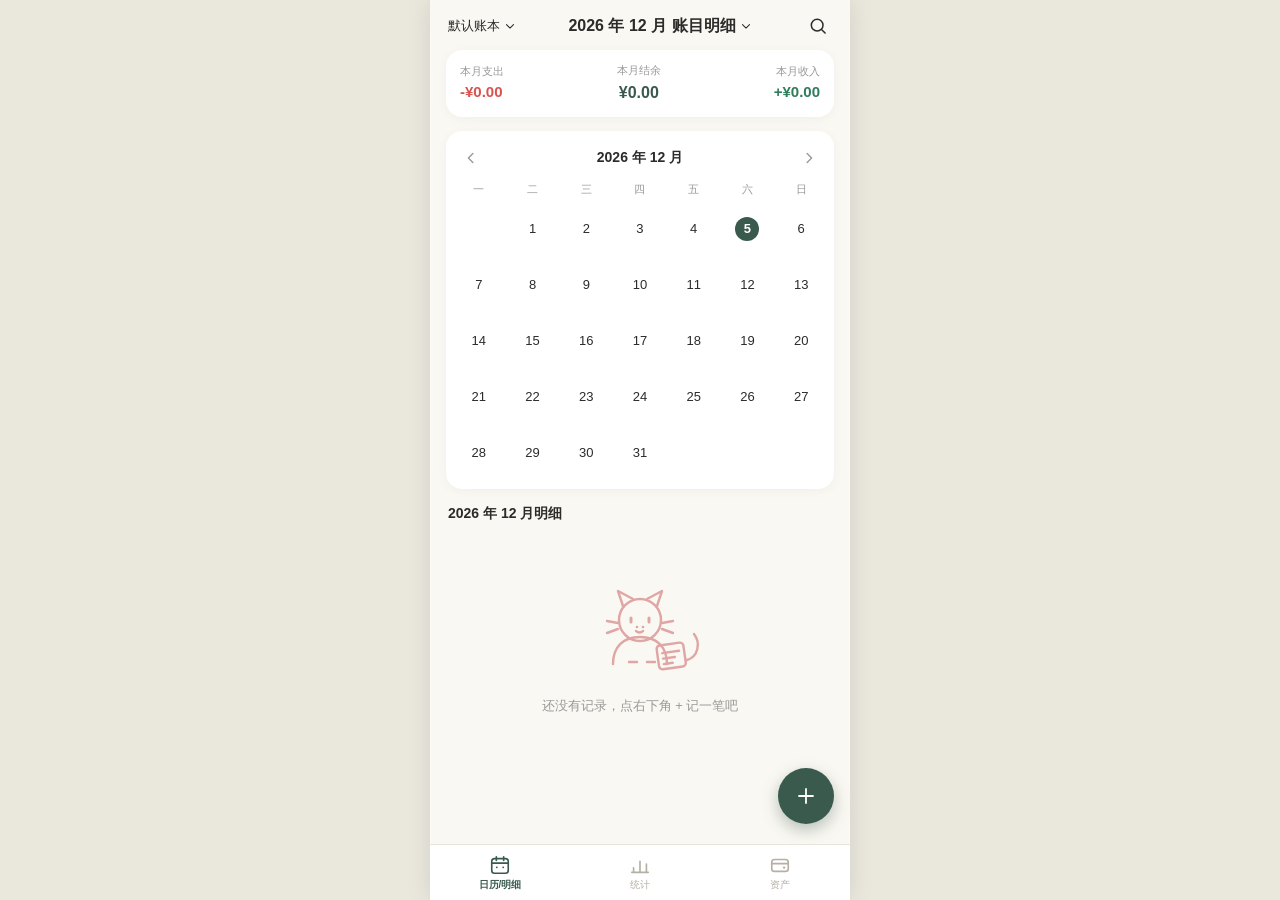
<file: index.html>
<!DOCTYPE html>
<html lang="zh-CN">
<head>
  <meta charset="UTF-8">
  <meta name="viewport" content="width=device-width, initial-scale=1.0, viewport-fit=cover, maximum-scale=1.0, user-scalable=no">
  <meta name="theme-color" content="#3A5A4E">
  <title>小墨账本</title>
  <link rel="icon" href="data:image/svg+xml,%3Csvg xmlns='http://www.w3.org/2000/svg' viewBox='0 0 100 100'%3E%3Ctext y='.9em' font-size='90'%3E📔%3C/text%3E%3C/svg%3E">
  <link rel="stylesheet" href="css/style.css">
</head>
<body>
  <main id="app" class="app"></main>
  <div id="modal-root"></div>
  <div id="toast" class="toast"></div>

  <script src="js/util.js"></script>
  <script src="js/icons.js"></script>
  <script src="js/store.js"></script>
  <script src="js/pages.js"></script>
  <script src="js/app.js"></script>
</body>
</html>
</file>
<file: css/style.css>
/* ============ 基础 ============ */
/* 隐藏滚动条：贴合移动端风格；同时避免鼠标悬停滚动条时触发预览宿主脚本报错 */
::-webkit-scrollbar { width: 0; height: 0; display: none; }
html { scrollbar-width: none; -ms-overflow-style: none; }

:root {
  --primary: #3A5A4E;
  --primary-light: rgba(58, 90, 78, 0.12);
  --income: #2E7D5B;
  --expense: #D9534F;
  --yellow: #F2C94C;
  --bg: #FAF8F2;
  --card: #FFFFFF;
  --divider: #E8E4D9;
  --text: #2B2B2B;
  --text2: #999999;
  --placeholder: #C4C0B5;
  --inactive: #B5B0A5;
  --shadow: 0 2px 12px rgba(0, 0, 0, 0.04);
  --radius: 16px;
}

* { margin: 0; padding: 0; box-sizing: border-box; -webkit-tap-highlight-color: transparent; }

html, body { height: 100%; }

body {
  background: #EAE7DD;
  font-family: -apple-system, BlinkMacSystemFont, "PingFang SC", "Hiragino Sans GB", "Microsoft YaHei", sans-serif;
  color: var(--text);
  font-size: 14px;
  line-height: 1.5;
}

button {
  font-family: inherit;
  border: none;
  background: none;
  cursor: pointer;
  color: inherit;
}

input { font-family: inherit; color: var(--text); }

.ic { flex: none; }

.expense { color: var(--expense); }
.income { color: var(--income); }
.primary { color: var(--primary); }

/* ============ 应用外框（375 设计稿，居中展示） ============ */
#app {
  position: relative;
  max-width: 420px;
  margin: 0 auto;
  min-height: 100dvh;
  background: var(--bg);
  box-shadow: 0 0 24px rgba(0, 0, 0, 0.10);
  display: flex;
  flex-direction: column;
  overflow-x: hidden;
}

/* 底部留白需避开 Tab 栏与悬浮「+」按钮（FAB 占底部约 132px） */
.page {
  flex: 1;
  padding: 0 16px calc(152px + env(safe-area-inset-bottom));
}

.card {
  background: var(--card);
  border-radius: var(--radius);
  box-shadow: var(--shadow);
}

/* ============ 顶部导航 ============ */
.navbar {
  display: flex;
  align-items: center;
  justify-content: space-between;
  gap: 8px;
  min-height: 48px;
  padding: calc(env(safe-area-inset-top) + 10px) 0 8px;
}

.nav-title {
  flex: 1;
  text-align: center;
  font-size: 16px;
  font-weight: 600;
  white-space: nowrap;
  overflow: hidden;
  text-overflow: ellipsis;
}

.nav-title-btn {
  flex: 1;
  display: inline-flex;
  align-items: center;
  justify-content: center;
  gap: 3px;
  font-size: 16px;
  font-weight: 600;
  color: var(--text);
  border-radius: 8px;
  padding: 4px 6px;
  min-width: 0;
}

.nav-title-btn:active { background: rgba(0, 0, 0, 0.05); }

.nav-btn {
  display: inline-flex;
  align-items: center;
  gap: 3px;
  font-size: 13px;
  color: var(--text);
  padding: 4px 2px;
  white-space: nowrap;
}

.nav-icon {
  display: inline-flex;
  align-items: center;
  justify-content: center;
  width: 32px;
  height: 32px;
  color: var(--text);
  border-radius: 50%;
}

.nav-icon:active { background: rgba(0, 0, 0, 0.05); }
.nav-icon-placeholder { width: 32px; flex: none; }
.nav-btn-placeholder { width: 52px; flex: none; }

/* ============ 搜索 ============ */
.search-wrap {
  max-height: 0;
  overflow: hidden;
  transition: max-height .25s ease;
}

.search-wrap.open { max-height: 56px; }

.search-box {
  display: flex;
  align-items: center;
  gap: 8px;
  height: 38px;
  padding: 0 12px;
  margin-bottom: 10px;
  background: var(--card);
  border-radius: 19px;
  box-shadow: var(--shadow);
  color: var(--placeholder);
}

.search-box input {
  flex: 1;
  border: none;
  outline: none;
  font-size: 13px;
  background: transparent;
  min-width: 0;
}

.search-box input::placeholder { color: var(--placeholder); }

.search-clear {
  display: flex;
  align-items: center;
  color: var(--text2);
}

/* ============ 月度汇总条 ============ */
.summary-bar {
  display: flex;
  align-items: center;
  justify-content: space-between;
  padding: 12px 14px;
  margin-bottom: 14px;
}

.sum-item { display: flex; flex-direction: column; gap: 2px; }

.sum-item.sum-balance { align-items: center; }

.sum-item:last-child { align-items: flex-end; }

.sum-label { font-size: 11px; color: var(--text2); }

.sum-val { font-size: 15px; font-weight: 600; }

.sum-balance .sum-val { font-size: 16px; font-weight: 700; }

/* ============ 日历 ============ */
.calendar { padding: 10px 6px 8px; margin-bottom: 14px; touch-action: pan-y; }

.cal-head {
  display: flex;
  align-items: center;
  justify-content: space-between;
  padding: 2px 4px 8px;
}

.cal-month { font-size: 14px; font-weight: 600; }

.cal-nav {
  width: 30px;
  height: 30px;
  border-radius: 50%;
  display: flex;
  align-items: center;
  justify-content: center;
  color: var(--text2);
}

.cal-nav:hover { background: #F1EEE5; color: var(--primary); }
.cal-nav:active { background: var(--primary-light); }

.cal-weekdays {
  display: grid;
  grid-template-columns: repeat(7, 1fr);
  margin-bottom: 4px;
}

.cal-weekdays span {
  text-align: center;
  font-size: 11px;
  color: var(--text2);
}

.cal-grid {
  display: grid;
  grid-template-columns: repeat(7, 1fr);
}

.cal-cell {
  height: 56px;
  display: flex;
  flex-direction: column;
  align-items: center;
  justify-content: center;
  gap: 1px;
  border-radius: 10px;
  position: relative;
}

.cal-cell.empty { pointer-events: none; }

.cal-cell.selected { background: var(--primary-light); }

.cal-day {
  font-size: 13px;
  width: 24px;
  height: 24px;
  display: flex;
  align-items: center;
  justify-content: center;
  border-radius: 50%;
}

.cal-cell.today .cal-day {
  background: var(--primary);
  color: #fff;
  font-weight: 600;
}

.cal-amt { font-size: 10px; transform: scale(0.92); }

/* ============ 明细列表 ============ */
.list-head {
  display: flex;
  align-items: baseline;
  justify-content: space-between;
  margin: 2px 2px 8px;
}

.list-title { font-size: 14px; font-weight: 600; }

.link-btn { font-size: 12px; color: var(--primary); }

.list-group { margin-bottom: 14px; }

.group-title {
  display: flex;
  justify-content: space-between;
  align-items: baseline;
  font-size: 12px;
  color: var(--text2);
  padding: 0 4px 6px;
}

.group-sub { font-size: 11px; }

.bill-row-wrap {
  position: relative;
  border-radius: var(--radius);
  margin-bottom: 8px;
  overflow: hidden;
  box-shadow: var(--shadow);
}

.bill-delete {
  position: absolute;
  top: 0;
  right: 0;
  bottom: 0;
  width: 80px;
  background: var(--expense);
  color: #fff;
  font-size: 14px;
  border: none;
}

.bill-row {
  position: relative;
  display: flex;
  align-items: center;
  gap: 12px;
  background: var(--card);
  padding: 12px 14px;
  border-radius: var(--radius);
  touch-action: pan-y;
}

.bill-icon {
  width: 40px;
  height: 40px;
  border-radius: 50%;
  display: flex;
  align-items: center;
  justify-content: center;
  font-size: 19px;
  flex: none;
}

.bill-info { flex: 1; min-width: 0; }

.bill-name { font-size: 14px; font-weight: 500; }

.bill-note {
  font-size: 12px;
  color: var(--text2);
  white-space: nowrap;
  overflow: hidden;
  text-overflow: ellipsis;
}

.bill-amt { font-size: 15px; font-weight: 600; }

/* 空状态 */
.empty-state {
  display: flex;
  flex-direction: column;
  align-items: center;
  padding: 36px 0 20px;
}

.cat-illu { margin-bottom: 10px; }

.empty-text { font-size: 13px; color: var(--text2); }

/* ============ 悬浮按钮 ============ */
.fab {
  position: fixed;
  bottom: calc(76px + env(safe-area-inset-bottom));
  left: 50%;
  margin-left: min(138px, calc(50vw - 72px));
  width: 56px;
  height: 56px;
  border-radius: 50%;
  background: var(--primary);
  color: #fff;
  display: flex;
  align-items: center;
  justify-content: center;
  box-shadow: 0 6px 16px rgba(58, 90, 78, 0.35);
  z-index: 20;
  transition: transform .15s ease;
}

.fab:active { transform: scale(0.92); }

/* ============ 底部 Tab ============ */
.tabbar {
  position: fixed;
  bottom: 0;
  left: 50%;
  transform: translateX(-50%);
  width: 100%;
  max-width: 420px;
  height: calc(56px + env(safe-area-inset-bottom));
  padding-bottom: env(safe-area-inset-bottom);
  background: var(--card);
  border-top: 1px solid var(--divider);
  display: flex;
  z-index: 30;
}

.tab-item {
  flex: 1;
  display: flex;
  flex-direction: column;
  align-items: center;
  justify-content: center;
  gap: 2px;
  font-size: 10px;
  color: var(--inactive);
}

.tab-item.active { color: var(--primary); font-weight: 600; }

/* ============ 记账录入页 ============ */
.page-entry {
  display: flex;
  flex-direction: column;
  height: 100dvh;
  padding: 0 0 env(safe-area-inset-bottom);
}

.entry-nav { padding: calc(env(safe-area-inset-top) + 8px) 12px 6px; }

.seg-tabs {
  display: flex;
  flex: 1;
  max-width: 180px;
}

.seg-btn {
  flex: 1;
  height: 34px;
  font-size: 15px;
  color: var(--text2);
  position: relative;
  border-radius: 8px;
}

.seg-btn.active { color: var(--primary); font-weight: 600; }

.seg-btn.active::after {
  content: "";
  position: absolute;
  bottom: -2px;
  left: 50%;
  transform: translateX(-50%);
  width: 22px;
  height: 3px;
  border-radius: 2px;
  background: var(--primary);
}

.date-chip-row {
  display: flex;
  justify-content: center;
  padding: 4px 16px 10px;
}

.date-chip {
  display: inline-flex;
  align-items: center;
  gap: 5px;
  font-size: 12px;
  color: var(--primary);
  background: var(--primary-light);
  padding: 5px 12px;
  border-radius: 14px;
}

.entry-scroll {
  flex: 1;
  overflow-y: auto;
  padding: 0 16px;
  display: flex;
  flex-direction: column;
  justify-content: space-between;
  gap: 12px;
}

/* 分类网格 */
.cat-grid {
  display: grid;
  grid-template-columns: repeat(4, 1fr);
  gap: 14px 4px;
  padding: 4px 0 8px;
}

.cat-cell {
  display: flex;
  flex-direction: column;
  align-items: center;
  gap: 6px;
  padding: 6px 0;
  border-radius: 12px;
}

.cat-ic {
  width: 48px;
  height: 48px;
  border-radius: 50%;
  display: flex;
  align-items: center;
  justify-content: center;
  font-size: 22px;
  border: 2px solid transparent;
}

.cat-cell.active .cat-ic {
  border-color: var(--primary);
  box-shadow: inset 0 0 0 2px var(--card);
}

.cat-cell.active .cat-name { color: var(--primary); font-weight: 600; }

.cat-name { font-size: 12px; color: var(--text); }

/* 金额卡片 */
.amount-card {
  display: flex;
  align-items: center;
  gap: 10px;
  background: var(--card);
  border-radius: var(--radius);
  box-shadow: var(--shadow);
  padding: 14px 16px;
  margin-bottom: 6px;
}

.amt-wallet { color: var(--primary); display: flex; }

.note-input {
  flex: 1;
  border: none;
  outline: none;
  font-size: 13px;
  min-width: 0;
  background: transparent;
}

.note-input::placeholder { color: var(--placeholder); }

.amt-val {
  font-size: 28px;
  font-weight: 700;
  display: flex;
  align-items: baseline;
  white-space: nowrap;
}

.amt-val.expense { color: var(--expense); }
.amt-val.income { color: var(--income); }

.amt-yen { font-size: 18px; margin-right: 2px; }

.op-hint { font-size: 14px; color: var(--text2); margin-left: 4px; }

/* 数字键盘 */
.keypad {
  display: grid;
  grid-template-columns: repeat(4, 1fr);
  gap: 8px;
  padding: 10px 12px 14px;
  background: #FDFCF8;
  border-top: 1px solid var(--divider);
}

.key {
  height: 52px;
  background: var(--card);
  border-radius: 12px;
  font-size: 20px;
  font-weight: 500;
  box-shadow: 0 1px 4px rgba(0, 0, 0, 0.05);
  display: flex;
  align-items: center;
  justify-content: center;
  color: var(--text);
}

.key:active { background: #F3F1EA; }

.key-fn { background: var(--card); font-size: 15px; color: var(--text); }
.key-op { font-size: 22px; color: var(--primary); }

/* 「今天」键：与数字键同色，选中今天时高亮 */
.key-today.on {
  background: #3A4A5E;
  color: #fff;
  font-weight: 600;
  box-shadow: 0 3px 8px rgba(58, 74, 94, 0.3);
}

/* 显示日期字样时略缩字号以适配键宽 */
.key-today.has-date { font-size: 13px; }

.key-ok {
  background: var(--primary);
  color: #fff;
  font-size: 16px;
  font-weight: 600;
  box-shadow: 0 3px 8px rgba(58, 90, 78, 0.3);
}

.key-ok.disabled {
  background: #B9C4BE;
  box-shadow: none;
  color: rgba(255, 255, 255, 0.85);
}

/* ============ 统计页 ============ */
.balance-card { padding: 18px 16px 16px; margin: 6px 0 14px; }

.bc-top {
  display: flex;
  justify-content: space-between;
  align-items: baseline;
  margin-bottom: 4px;
}

.bc-label { font-size: 13px; color: var(--text2); }
.bc-last { font-size: 11px; color: var(--text2); }

.bc-value {
  font-size: 34px;
  font-weight: 700;
  margin-bottom: 16px;
  letter-spacing: 0.5px;
}

.bar-row {
  display: flex;
  align-items: center;
  gap: 10px;
  margin-bottom: 10px;
}

.bar-row:last-of-type { margin-bottom: 0; }

.bar-label { font-size: 12px; color: var(--text2); width: 44px; flex: none; }

.bar-track {
  flex: 1;
  height: 8px;
  background: #F0EDE4;
  border-radius: 4px;
  overflow: hidden;
}

.bar-fill {
  height: 100%;
  border-radius: 4px;
  transition: width .3s ease;
}

.bar-fill.primary { background: var(--primary); }
.bar-fill.yellow { background: var(--yellow); }
.bar-fill.green { background: var(--income); }
.bar-fill.red { background: var(--expense); }
.bar-fill.expense { background: var(--expense); }

.bar-val { font-size: 13px; font-weight: 600; width: 82px; text-align: right; flex: none; }

/* 区间统计 */
.range-card { padding: 16px; }

.card-title { font-size: 15px; font-weight: 600; margin-bottom: 12px; }

.range-inputs {
  display: flex;
  align-items: center;
  gap: 8px;
  margin-bottom: 14px;
}

.date-input {
  flex: 1;
  min-width: 0;
  height: 34px;
  border: 1px solid var(--divider);
  border-radius: 8px;
  padding: 0 8px;
  font-size: 12px;
  background: #FDFCF8;
  color: var(--text);
}

.range-sep { color: var(--text2); font-size: 13px; }

/* 「计算」按钮：白字 + 主色填充 */
.calc-btn {
  display: block;
  width: 100%;
  height: 42px;
  border: none;
  border-radius: 10px;
  background: #3A5A4E;
  color: #FFFFFF;
  font-size: 15px;
  font-weight: 600;
  letter-spacing: 2px;
  margin-bottom: 16px;
  box-shadow: 0 3px 8px rgba(58, 90, 78, 0.25);
  transition: transform .12s ease, opacity .12s ease;
}

.calc-btn:active { transform: scale(0.98); opacity: 0.9; }

/* 区间收支汇总 */
.range-sum {
  display: flex;
  justify-content: space-between;
  background: #FAF8F2;
  border-radius: 12px;
  padding: 12px 14px;
  margin-bottom: 14px;
}

.rs-item { display: flex; flex-direction: column; gap: 3px; align-items: center; }

.rs-item:last-child { align-items: flex-end; }

.rs-label { font-size: 11px; color: var(--text2); }

.rs-item b { font-size: 15px; }

.range-total { font-size: 15px; margin-bottom: 4px; }
.range-total b { font-size: 22px; }

.range-sub { font-size: 12px; color: var(--text2); margin-bottom: 14px; }
.range-empty { font-size: 12px; color: var(--placeholder); padding: 8px 0 2px; }

.top-cats { display: flex; flex-direction: column; gap: 10px; }

.top-title {
  font-size: 12px;
  color: var(--text2);
  margin: 4px 0 8px;
}

.top-cat-row {
  display: flex;
  align-items: center;
  gap: 8px;
}

.tc-icon {
  width: 26px;
  height: 26px;
  border-radius: 50%;
  display: flex;
  align-items: center;
  justify-content: center;
  font-size: 13px;
  flex: none;
}

.tc-name { font-size: 12px; width: 36px; flex: none; }

.tc-amt { font-size: 12px; font-weight: 600; width: 72px; text-align: right; flex: none; }

/* ============ 资产页 ============ */
.net-card { padding: 18px 16px 8px; margin: 6px 0 4px; }

.nc-head {
  display: flex;
  justify-content: space-between;
  align-items: center;
  margin-bottom: 2px;
}

.nc-label { font-size: 13px; color: var(--text2); }

.nc-eye { color: var(--text2); display: flex; padding: 4px; }

.nc-value { font-size: 32px; font-weight: 700; margin-bottom: 18px; }

.nc-row {
  display: flex;
  align-items: center;
  gap: 10px;
  margin-bottom: 12px;
}

.nc-row-label { font-size: 12px; color: var(--text2); width: 40px; flex: none; }

.nc-row-val { font-size: 12px; font-weight: 600; width: 78px; text-align: right; flex: none; }

.nc-link {
  display: block;
  width: 100%;
  text-align: center;
  font-size: 12px;
  color: var(--primary);
  padding: 10px 0;
  border-top: 1px solid var(--divider);
  margin-top: 4px;
}

.section-head {
  display: flex;
  justify-content: space-between;
  align-items: baseline;
  margin: 16px 2px 8px;
}

.section-title { font-size: 15px; font-weight: 600; }

.add-btn { font-size: 13px; color: var(--primary); font-weight: 500; }

.account-list { padding: 2px 0; }

.account-row {
  display: flex;
  align-items: center;
  gap: 12px;
  width: 100%;
  padding: 12px 14px;
  text-align: left;
  color: var(--text2);
}

.account-row + .account-row { border-top: 1px solid var(--divider); }

.acc-icon {
  width: 38px;
  height: 38px;
  border-radius: 50%;
  background: #F4F1E9;
  display: flex;
  align-items: center;
  justify-content: center;
  font-size: 18px;
  flex: none;
}

.acc-info { flex: 1; min-width: 0; }

.acc-name { font-size: 14px; color: var(--text); font-weight: 500; }

.acc-kind { font-size: 11px; color: var(--text2); }

.acc-balance { font-size: 15px; font-weight: 600; }

.acc-empty {
  padding: 18px 14px;
  text-align: center;
  font-size: 12px;
  color: var(--placeholder);
}

/* ============ 弹窗 ============ */
.modal-mask {
  position: fixed;
  inset: 0;
  background: rgba(0, 0, 0, 0.4);
  display: flex;
  align-items: flex-end;
  justify-content: center;
  z-index: 50;
  animation: fadeIn .18s ease;
}

.modal {
  background: var(--card);
  border-radius: 20px 20px 0 0;
  width: 100%;
  max-width: 420px;
  padding: 20px 20px calc(20px + env(safe-area-inset-bottom));
  animation: slideUp .22s ease;
}

@keyframes fadeIn { from { opacity: 0; } to { opacity: 1; } }
@keyframes slideUp { from { transform: translateY(30px); opacity: .5; } to { transform: translateY(0); opacity: 1; } }

.modal-title { font-size: 16px; font-weight: 600; text-align: center; margin-bottom: 16px; }

/* 月份选择 */
.mp-tabs {
  display: flex;
  justify-content: center;
  gap: 26px;
  margin-bottom: 14px;
}

.mp-tab {
  font-size: 14px;
  color: var(--text2);
  padding: 4px 2px;
  position: relative;
}

.mp-tab.active { color: var(--primary); font-weight: 600; }

.mp-tab.active::after {
  content: "";
  position: absolute;
  bottom: -2px;
  left: 50%;
  transform: translateX(-50%);
  width: 18px;
  height: 3px;
  border-radius: 2px;
  background: var(--primary);
}

.mp-head {
  display: flex;
  align-items: center;
  justify-content: space-between;
  font-size: 15px;
  font-weight: 600;
  margin-bottom: 14px;
}

.mp-nav { color: var(--text2); padding: 6px; display: flex; }

.mp-grid {
  display: grid;
  grid-template-columns: repeat(4, 1fr);
  gap: 10px;
  margin-bottom: 14px;
}

.mp-cell {
  height: 42px;
  border-radius: 10px;
  background: #F5F2EA;
  font-size: 14px;
  color: var(--text);
}

.mp-cell.active { background: var(--primary); color: #fff; font-weight: 600; }

.mp-today {
  width: 100%;
  height: 42px;
  border-radius: 10px;
  background: var(--primary-light);
  color: var(--primary);
  font-size: 14px;
  font-weight: 600;
}

/* 日期选择（录入页「今天」/ 日期胶囊）—— 主色 #3A4A5E */
.date-picker { text-align: center; padding-top: 8px; }

.date-picker .as-cat { margin-top: -52px; }

/* 弹窗内小猫插画同步改为主色 */
.date-picker .cat-illu { stroke: #3A4A5E; }
.date-picker .cat-illu circle[fill="#E0A5A5"] { fill: #3A4A5E; }

.dp-head {
  display: flex;
  align-items: center;
  justify-content: space-between;
  font-size: 15px;
  font-weight: 600;
  margin-bottom: 12px;
}

.date-picker .mp-nav { color: #3A4A5E; }

.dp-title { min-width: 108px; color: #3A4A5E; }

.mp-nav:disabled { opacity: 0.3; }

.dp-weekdays {
  display: grid;
  grid-template-columns: repeat(7, 1fr);
  margin-bottom: 4px;
}

.dp-weekdays span {
  text-align: center;
  font-size: 12px;
  color: #3A4A5E;
}

.dp-weekdays .weekend { color: #8D9DB3; }

.dp-grid {
  display: grid;
  grid-template-columns: repeat(7, 1fr);
  row-gap: 2px;
}

.dp-day {
  height: 40px;
  display: flex;
  align-items: center;
  justify-content: center;
  font-size: 14px;
  color: var(--text);
  border-radius: 50%;
}

.dp-day.weekend { color: #8D9DB3; }

/* 非本月日期：置灰但可点击直达 */
.dp-day.out { color: rgba(58, 74, 94, 0.45); }

/* 今天（未选中时）淡主色底 */
.dp-day.today:not(.selected) {
  background: rgba(58, 74, 94, 0.10);
  color: #3A4A5E;
  font-weight: 600;
}

/* 选中：主色填充白字 */
.dp-day.selected {
  background: #3A4A5E;
  color: #fff;
  font-weight: 600;
}

/* 账户编辑 */
.field { display: block; margin-bottom: 14px; }

.field > span {
  display: block;
  font-size: 12px;
  color: var(--text2);
  margin-bottom: 6px;
}

.field input {
  width: 100%;
  height: 42px;
  border: 1px solid var(--divider);
  border-radius: 10px;
  padding: 0 12px;
  font-size: 15px;
  outline: none;
  background: #FDFCF8;
}

.field input:focus { border-color: var(--primary); }

.icon-picker {
  display: grid;
  grid-template-columns: repeat(8, 1fr);
  gap: 8px;
}

.icon-opt {
  aspect-ratio: 1;
  border-radius: 50%;
  background: #F5F2EA;
  font-size: 17px;
  display: flex;
  align-items: center;
  justify-content: center;
}

.icon-opt.active {
  background: var(--primary-light);
  box-shadow: 0 0 0 2px var(--primary);
}

.modal-btns { display: flex; gap: 10px; margin-top: 6px; }

.btn-primary, .btn-danger {
  flex: 1;
  height: 44px;
  border-radius: 12px;
  font-size: 15px;
  font-weight: 600;
}

.btn-primary { background: var(--primary); color: #fff; }
.btn-danger { background: #FBEDEC; color: var(--expense); flex: 0 0 110px; }

/* 记录卡片「···」按钮（鼠标悬浮显示） */
.row-more {
  width: 28px;
  height: 28px;
  border-radius: 50%;
  background: #F4F1E9;
  color: var(--text2);
  display: flex;
  align-items: center;
  justify-content: center;
  flex: none;
  opacity: 0;
  transition: opacity .15s ease, background .15s ease;
}

.row-more span {
  font-size: 13px;
  line-height: 1;
  letter-spacing: 1px;
  transform: translateY(-3px);
}

.row-more:hover { background: #EAE6DA; color: var(--primary); }

.bill-row:hover .row-more,
.bill-row:focus-within .row-more { opacity: 1; }

/* 触摸设备无 hover，常驻显示 */
@media (hover: none) {
  .row-more { opacity: 0.9; }
}

/* 「···」悬浮上拉菜单 */
.popover-mask {
  position: fixed;
  inset: 0;
  z-index: 40;
}

.bill-popover {
  position: fixed;
  z-index: 45;
  min-width: 112px;
  background: var(--card);
  border-radius: 12px;
  box-shadow: 0 8px 28px rgba(0, 0, 0, 0.16);
  padding: 5px;
  animation: popIn .14s ease;
}

.bill-popover::after {
  content: "";
  position: absolute;
  right: 14px;
  bottom: -5px;
  width: 10px;
  height: 10px;
  background: var(--card);
  transform: rotate(45deg);
  border-radius: 2px;
}

@keyframes popIn {
  from { opacity: 0; transform: translateY(4px); }
  to { opacity: 1; transform: translateY(0); }
}

.bp-item {
  display: block;
  width: 100%;
  height: 38px;
  border-radius: 8px;
  font-size: 14px;
  color: var(--text);
  padding: 0 14px;
  text-align: left;
}

.bp-item:hover { background: #F5F2EA; }

.bp-item.danger { color: var(--expense); }

/* 删除二次确认弹窗 */
.confirm-modal { text-align: center; }

.confirm-text {
  font-size: 13px;
  color: var(--text2);
  margin: -6px 0 14px;
}

.confirm-info {
  display: flex;
  align-items: center;
  gap: 10px;
  text-align: left;
  background: #FAF8F2;
  border-radius: 12px;
  padding: 10px 12px;
  margin-bottom: 18px;
}

.btn-cancel {
  flex: 1;
  height: 44px;
  border-radius: 12px;
  font-size: 15px;
  font-weight: 600;
  background: #F1EEE5;
  color: var(--text);
}

.btn-danger-solid {
  flex: 1;
  height: 44px;
  border-radius: 12px;
  font-size: 15px;
  font-weight: 600;
  background: var(--expense);
  color: #fff;
}

/* ============ 我的账本页 ============ */
.books-head { padding: 4px 2px 14px; }

.books-head-row {
  display: flex;
  align-items: baseline;
  justify-content: space-between;
}

.books-title { font-size: 20px; font-weight: 700; }

.books-total { font-size: 12px; color: var(--text2); }
.books-total b { font-size: 14px; }

.book-list { display: flex; flex-direction: column; gap: 14px; }

.book-card {
  position: relative;
  background: var(--card);
  border: 2px solid var(--divider);
  border-radius: var(--radius);
  box-shadow: var(--shadow);
  padding: 14px;
  display: flex;
  align-items: center;
  gap: 14px;
  cursor: pointer;
  transition: border-color .15s ease;
}

.book-card:active { transform: scale(0.99); }

.book-card.active {
  border-color: #F2A7A3;
  background: #FFF6F4;
}

.book-cover {
  width: 62px;
  height: 62px;
  border-radius: 14px;
  display: flex;
  align-items: center;
  justify-content: center;
  font-size: 30px;
  flex: none;
}

.book-info { flex: 1; min-width: 0; }

.book-name { font-size: 16px; font-weight: 600; }

.book-name em { font-style: normal; font-size: 11px; color: var(--placeholder); margin-left: 4px; }

.book-balance { font-size: 12px; color: var(--text2); margin-top: 3px; }
.book-balance b { font-size: 13px; }

.book-edit {
  position: absolute;
  top: 10px;
  right: 10px;
  color: #F2A7A3;
  padding: 6px;
  display: flex;
}

.book-foot {
  position: absolute;
  left: 14px;
  right: 14px;
  bottom: 0;
  display: flex;
  justify-content: space-between;
  align-items: center;
  font-size: 11px;
  color: var(--text2);
  background: #FFE9E6;
  border-radius: 0 0 14px 14px;
  padding: 5px 12px;
  margin: 0 -14px -14px;
}

.book-card.active { padding-bottom: 30px; }

.book-foot .using { color: #E26D68; font-weight: 600; }

.page-books { padding-bottom: calc(88px + env(safe-area-inset-bottom)); }

.add-book-bar {
  position: fixed;
  bottom: 0;
  left: 50%;
  transform: translateX(-50%);
  width: 100%;
  max-width: 420px;
  height: 56px;
  padding-bottom: env(safe-area-inset-bottom);
  background: #F7CE5B;
  color: #5B4A12;
  font-size: 16px;
  font-weight: 600;
  display: flex;
  align-items: center;
  justify-content: center;
  z-index: 25;
}

/* ============ 录入页：账本入口 / 账户 ============ */
.entry-book {
  display: inline-flex;
  align-items: center;
  gap: 4px;
  font-size: 12px;
  color: var(--text);
  background: #F4F1E9;
  border-radius: 14px;
  padding: 5px 9px;
  max-width: 108px;
  flex: none;
}

.entry-book .eb-icon { font-size: 13px; }

.entry-book .eb-name {
  max-width: 52px;
  white-space: nowrap;
  overflow: hidden;
  text-overflow: ellipsis;
}

.date-chip-row { gap: 8px; }

.account-chip { background: #EAF1ED; color: var(--primary); }
.account-chip .ic { color: var(--primary); }

.amt-wallet {
  color: var(--primary);
  display: flex;
  padding: 4px;
  border-radius: 8px;
}

.amt-wallet:active { background: #F1EEE5; }

.bill-acc { color: #8A9A92; }

/* 选择资产账户面板 */
.account-sheet { text-align: center; padding-top: 8px; }

.as-cat {
  margin-top: -46px;
  display: flex;
  justify-content: center;
}

.as-cat .cat-illu { width: 96px; height: 76px; }

.as-title { font-size: 16px; font-weight: 600; margin: 2px 0 14px; }

.as-account {
  display: flex;
  align-items: center;
  gap: 12px;
  width: 100%;
  padding: 12px 14px;
  border-radius: 12px;
  background: #FAF8F2;
  margin-bottom: 8px;
  text-align: left;
}

.as-account.active { background: var(--primary-light); }

.as-acc-icon {
  width: 32px;
  height: 32px;
  border-radius: 50%;
  background: var(--card);
  display: flex;
  align-items: center;
  justify-content: center;
  font-size: 16px;
  flex: none;
}

.as-acc-name { flex: 1; font-size: 14px; color: var(--text); }

.as-acc-name.none { color: #E26D68; }

.as-check { color: var(--primary); font-weight: 700; font-size: 15px; }

.as-add {
  width: 100%;
  padding: 11px;
  font-size: 14px;
  color: var(--primary);
  font-weight: 600;
  border-radius: 12px;
  border: 1px dashed #C9D4CE;
  margin-top: 4px;
}

/* ============ 宫格分页圆点 ============ */
.page-dots {
  display: flex;
  justify-content: center;
  gap: 6px;
  padding: 2px 0 4px;
}

.page-dots .dot {
  width: 6px;
  height: 6px;
  border-radius: 50%;
  background: var(--divider);
  transition: all .15s ease;
}

.page-dots .dot.active {
  background: var(--primary);
  width: 16px;
  border-radius: 3px;
}

/* ============ 分类管理页 ============ */
.cat-manage-head {
  display: flex;
  align-items: center;
  justify-content: space-between;
  margin: 4px 2px 12px;
}

.cm-count { font-size: 15px; font-weight: 600; }

.cm-tabs {
  display: inline-flex;
  align-items: center;
  gap: 8px;
  font-size: 14px;
}

.cm-tab { color: var(--text2); padding: 2px; }

.cm-tab.active { color: var(--primary); font-weight: 700; }

.cm-sep { color: var(--divider); }

.cat-manage-list { padding: 4px 0; }

.cat-manage-row {
  display: flex;
  align-items: center;
  gap: 12px;
  padding: 9px 14px;
  background: var(--card);
  touch-action: none;
}

.cat-manage-row + .cat-manage-row { border-top: 1px solid #F3F0E8; }

.cat-manage-row.dragging {
  position: relative;
  z-index: 5;
  background: #FDFCF8;
  box-shadow: 0 6px 18px rgba(0, 0, 0, 0.12);
  border-radius: 12px;
  border-top-color: transparent;
}

.cm-icon {
  position: relative;
  width: 40px;
  height: 40px;
  border-radius: 50%;
  display: flex;
  align-items: center;
  justify-content: center;
  font-size: 19px;
  flex: none;
}

.cm-del {
  position: absolute;
  top: -3px;
  left: -3px;
  width: 16px;
  height: 16px;
  border-radius: 50%;
  background: var(--expense);
  color: #fff;
  font-size: 12px;
  line-height: 1;
  display: flex;
  align-items: center;
  justify-content: center;
  box-shadow: 0 1px 3px rgba(0, 0, 0, 0.2);
}

.cm-name { flex: 1; font-size: 14px; }

.cm-name em {
  font-style: normal;
  font-size: 11px;
  color: var(--placeholder);
  margin-left: 4px;
}

.drag-handle {
  color: #C9C4B8;
  padding: 6px 2px;
  display: flex;
  cursor: grab;
  touch-action: none;
}

.drag-handle:active { cursor: grabbing; }

/* 底部「+ 自定义分类」黄条 */
.add-cat-bar {
  position: fixed;
  bottom: 0;
  left: 50%;
  transform: translateX(-50%);
  width: 100%;
  max-width: 420px;
  height: 56px;
  padding-bottom: env(safe-area-inset-bottom);
  background: #F7CE5B;
  color: #5B4A12;
  font-size: 16px;
  font-weight: 600;
  display: flex;
  align-items: center;
  justify-content: center;
  z-index: 25;
}

.page-cats { padding-bottom: calc(80px + env(safe-area-inset-bottom)); }

/* ============ 自定义分类页 ============ */
.ce-tab-row {
  display: flex;
  justify-content: flex-end;
  margin: 2px 2px 14px;
}

.ce-name-card {
  position: relative;
  background: var(--card);
  border-radius: var(--radius);
  box-shadow: var(--shadow);
  padding: 14px 44px 26px 14px;
  margin-bottom: 20px;
}

.ce-name-card input {
  width: 100%;
  border: none;
  outline: none;
  font-size: 16px;
  background: transparent;
}

.ce-name-card input::placeholder { color: var(--placeholder); }

.ce-pencil {
  position: absolute;
  right: 12px;
  top: 12px;
  color: var(--text2);
  display: flex;
}

.ce-hint {
  position: absolute;
  left: 14px;
  bottom: 8px;
  font-size: 11px;
  color: var(--placeholder);
}

.ce-section-title { font-size: 15px; font-weight: 600; margin: 0 2px 12px; }

.ce-icon-grid {
  display: grid;
  grid-template-columns: repeat(4, 1fr);
  gap: 14px 8px;
  touch-action: pan-y;
}

.ce-icon-opt {
  aspect-ratio: 1;
  border-radius: 50%;
  background: #F6F3EA;
  font-size: 26px;
  display: flex;
  align-items: center;
  justify-content: center;
  border: 2px solid transparent;
  transition: transform .12s ease;
}

.ce-icon-opt:active { transform: scale(0.92); }

.ce-icon-opt.active {
  border-color: var(--primary);
  box-shadow: inset 0 0 0 2px var(--card);
}

.ce-dots {
  display: flex;
  justify-content: center;
  gap: 6px;
  padding: 16px 0 90px;
}

.ce-dots .dot {
  width: 6px;
  height: 6px;
  border-radius: 50%;
  background: var(--divider);
}

.ce-dots .dot.active { background: var(--primary); width: 16px; border-radius: 3px; }

/* 保存按钮（右下角圆形） */
.ce-save {
  position: fixed;
  right: max(16px, calc(50vw - 210px + 16px));
  bottom: calc(24px + env(safe-area-inset-bottom));
  display: flex;
  flex-direction: column;
  align-items: center;
  gap: 2px;
  z-index: 25;
}

.ce-save-circle {
  width: 52px;
  height: 52px;
  border-radius: 50%;
  background: #F7CE5B;
  color: #5B4A12;
  display: flex;
  align-items: center;
  justify-content: center;
  box-shadow: 0 6px 16px rgba(0, 0, 0, 0.18);
  transition: transform .15s ease, filter .15s ease;
}

.ce-save-text { font-size: 11px; color: #8A7420; }

.ce-save:active .ce-save-circle { transform: scale(0.92); }

.ce-save.disabled .ce-save-circle {
  background: #D8D4C8;
  color: #FFF;
  box-shadow: none;
}

.ce-save.disabled .ce-save-text { color: var(--placeholder); }

/* ============ Toast ============ */
.toast {
  position: fixed;
  bottom: calc(120px + env(safe-area-inset-bottom));
  left: 50%;
  transform: translateX(-50%) translateY(10px);
  background: rgba(43, 43, 43, 0.88);
  color: #fff;
  font-size: 13px;
  padding: 9px 18px;
  border-radius: 18px;
  opacity: 0;
  pointer-events: none;
  transition: opacity .2s ease, transform .2s ease;
  z-index: 100;
  white-space: nowrap;
}

.toast.show { opacity: 1; transform: translateX(-50%) translateY(0); }
</file>
